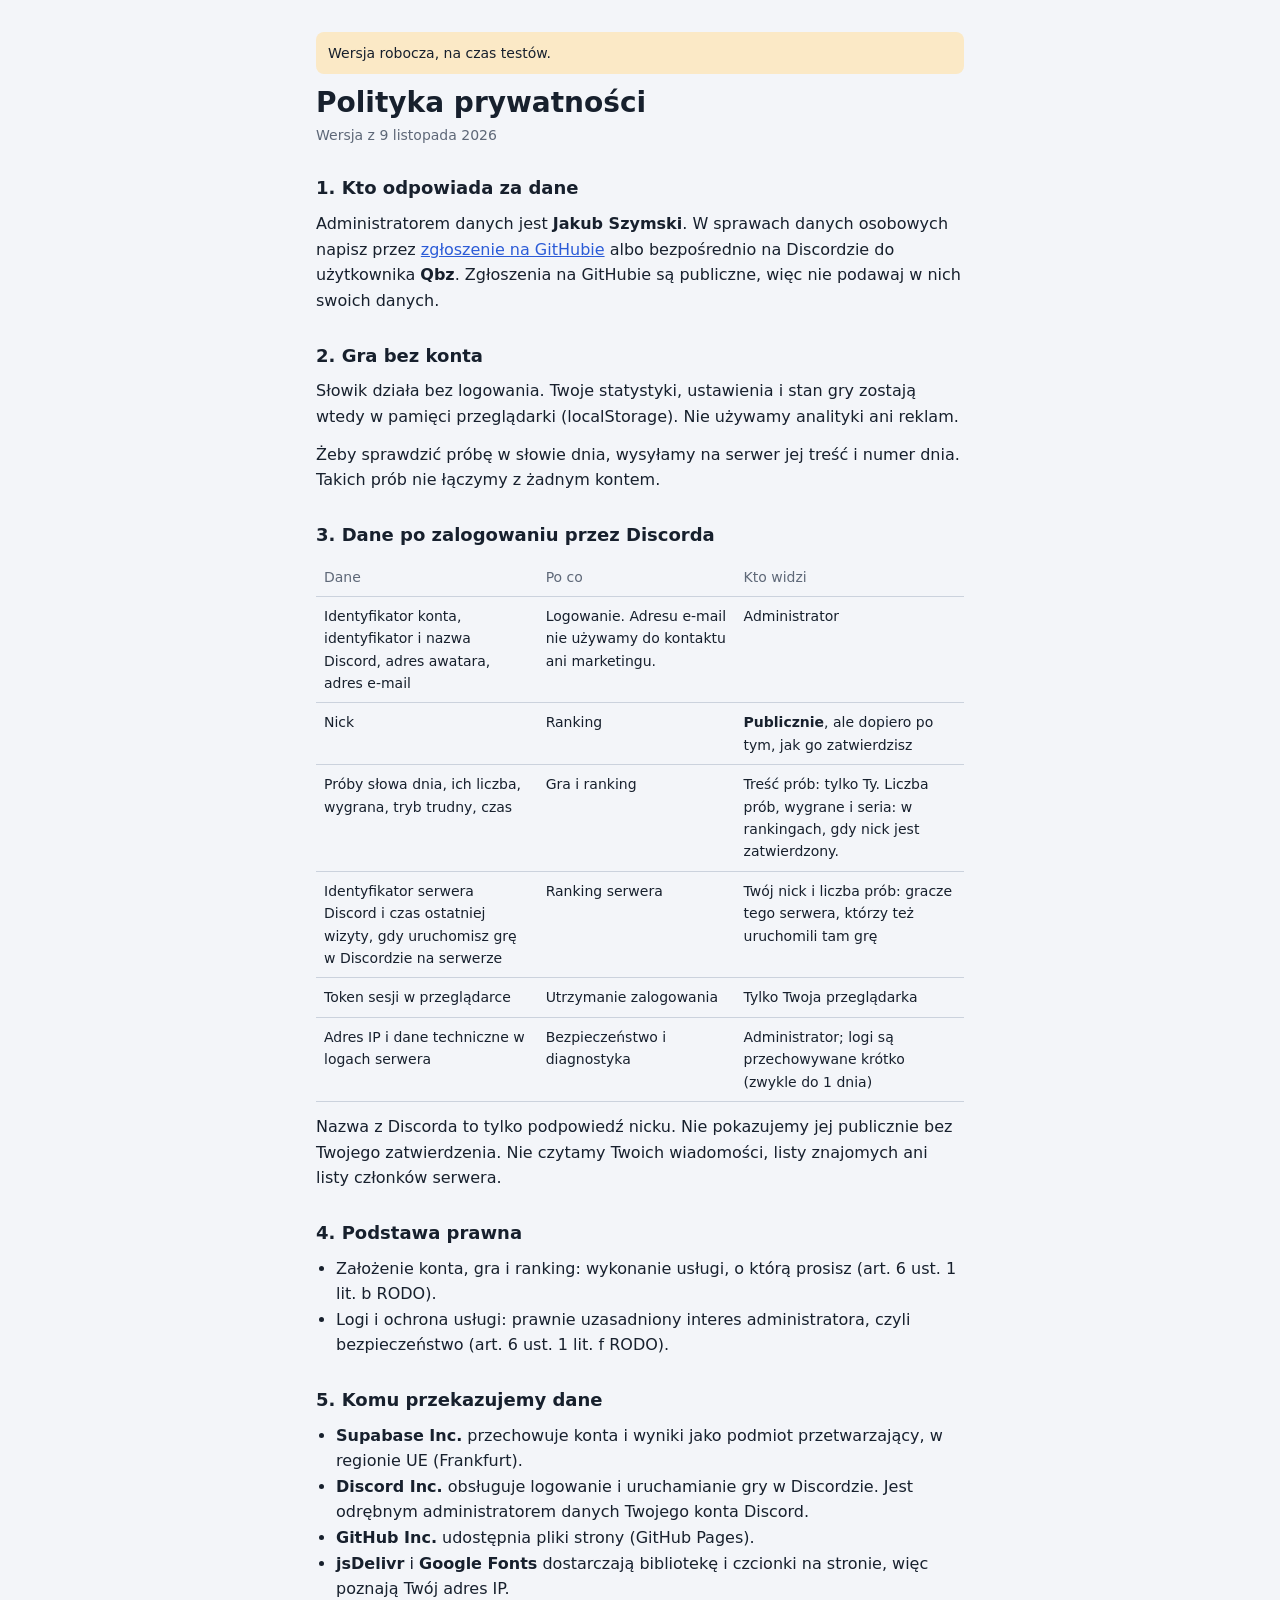
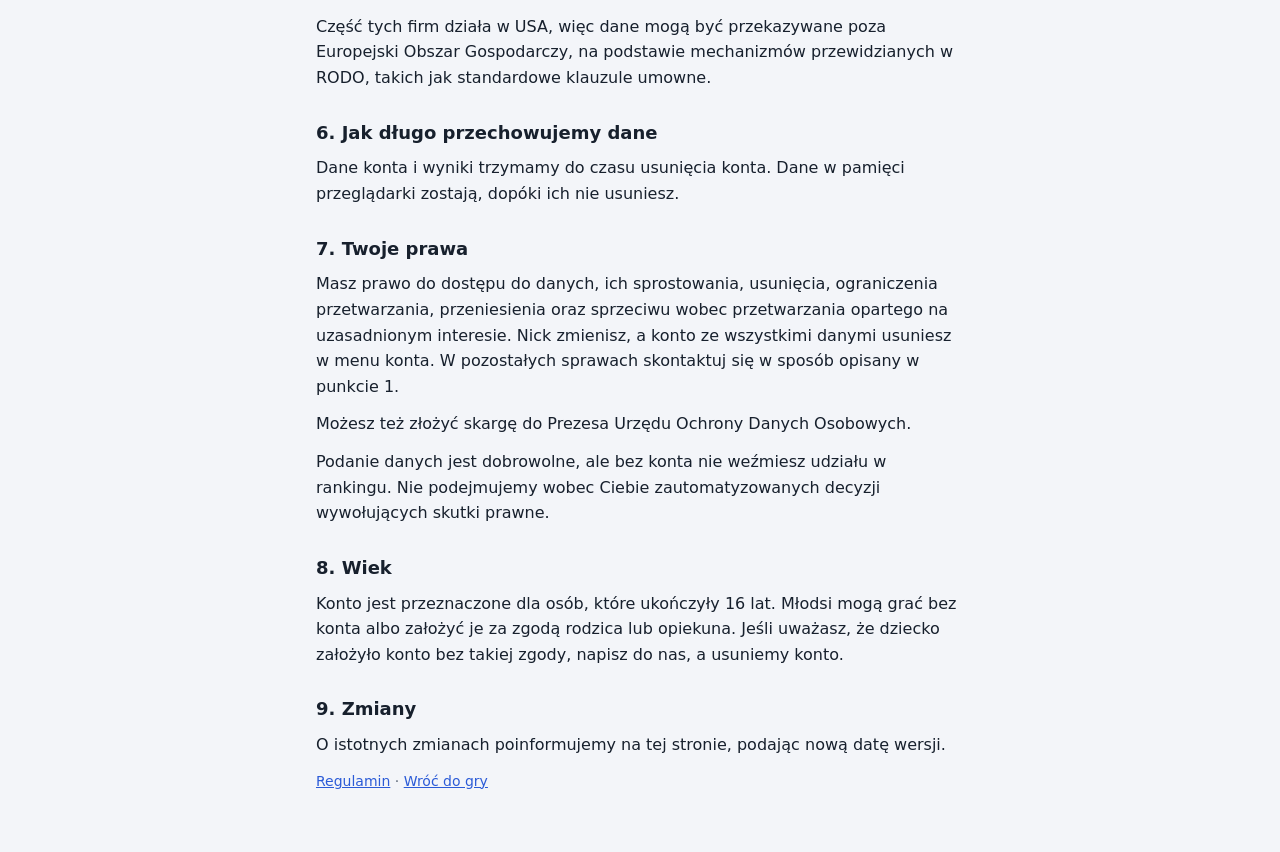
<file: polityka-prywatnosci.html>
<!doctype html>
<html lang="pl">
<head>
<meta charset="utf-8">
<meta name="viewport" content="width=device-width, initial-scale=1">
<meta name="robots" content="noindex">
<title>Słowik: polityka prywatności</title>
<link rel="stylesheet" href="dokumenty.css">
</head>
<body>
<main>
<p class="draft">Wersja robocza, na czas testów.</p>
<h1>Polityka prywatności</h1>
<p class="muted">Wersja z 9 listopada 2026</p>

<h2>1. Kto odpowiada za dane</h2>
<p>Administratorem danych jest <b>Jakub Szymski</b>. W sprawach danych osobowych napisz przez <a href="https://github.com/Qbzomatique/slowik/issues">zgłoszenie na GitHubie</a> albo bezpośrednio na Discordzie do użytkownika <b>Qbz</b>. Zgłoszenia na GitHubie są publiczne, więc nie podawaj w nich swoich danych.</p>

<h2>2. Gra bez konta</h2>
<p>Słowik działa bez logowania. Twoje statystyki, ustawienia i stan gry zostają wtedy w pamięci przeglądarki (localStorage). Nie używamy analityki ani reklam.</p>
<p>Żeby sprawdzić próbę w słowie dnia, wysyłamy na serwer jej treść i numer dnia. Takich prób nie łączymy z żadnym kontem.</p>

<h2>3. Dane po zalogowaniu przez Discorda</h2>
<table>
<thead><tr><th>Dane</th><th>Po co</th><th>Kto widzi</th></tr></thead>
<tbody>
<tr><td>Identyfikator konta, identyfikator i nazwa Discord, adres awatara, adres e-mail</td><td>Logowanie. Adresu e-mail nie używamy do kontaktu ani marketingu.</td><td>Administrator</td></tr>
<tr><td>Nick</td><td>Ranking</td><td><b>Publicznie</b>, ale dopiero po tym, jak go zatwierdzisz</td></tr>
<tr><td>Próby słowa dnia, ich liczba, wygrana, tryb trudny, czas</td><td>Gra i ranking</td><td>Treść prób: tylko Ty. Liczba prób, wygrane i seria: w rankingach, gdy nick jest zatwierdzony.</td></tr>
<tr><td>Identyfikator serwera Discord i czas ostatniej wizyty, gdy uruchomisz grę w Discordzie na serwerze</td><td>Ranking serwera</td><td>Twój nick i liczba prób: gracze tego serwera, którzy też uruchomili tam grę</td></tr>
<tr><td>Token sesji w przeglądarce</td><td>Utrzymanie zalogowania</td><td>Tylko Twoja przeglądarka</td></tr>
<tr><td>Adres IP i dane techniczne w logach serwera</td><td>Bezpieczeństwo i diagnostyka</td><td>Administrator; logi są przechowywane krótko (zwykle do 1 dnia)</td></tr>
</tbody>
</table>
<p>Nazwa z Discorda to tylko podpowiedź nicku. Nie pokazujemy jej publicznie bez Twojego zatwierdzenia. Nie czytamy Twoich wiadomości, listy znajomych ani listy członków serwera.</p>

<h2>4. Podstawa prawna</h2>
<ul>
<li>Założenie konta, gra i ranking: wykonanie usługi, o którą prosisz (art. 6 ust. 1 lit. b RODO).</li>
<li>Logi i ochrona usługi: prawnie uzasadniony interes administratora, czyli bezpieczeństwo (art. 6 ust. 1 lit. f RODO).</li>
</ul>

<h2>5. Komu przekazujemy dane</h2>
<ul>
<li><b>Supabase Inc.</b> przechowuje konta i wyniki jako podmiot przetwarzający, w regionie UE (Frankfurt).</li>
<li><b>Discord Inc.</b> obsługuje logowanie i uruchamianie gry w Discordzie. Jest odrębnym administratorem danych Twojego konta Discord.</li>
<li><b>GitHub Inc.</b> udostępnia pliki strony (GitHub Pages).</li>
<li><b>jsDelivr</b> i <b>Google Fonts</b> dostarczają bibliotekę i czcionki na stronie, więc poznają Twój adres IP.</li>
</ul>
<p>Część tych firm działa w USA, więc dane mogą być przekazywane poza Europejski Obszar Gospodarczy, na podstawie mechanizmów przewidzianych w RODO, takich jak standardowe klauzule umowne.</p>

<h2>6. Jak długo przechowujemy dane</h2>
<p>Dane konta i wyniki trzymamy do czasu usunięcia konta. Dane w pamięci przeglądarki zostają, dopóki ich nie usuniesz.</p>

<h2>7. Twoje prawa</h2>
<p>Masz prawo do dostępu do danych, ich sprostowania, usunięcia, ograniczenia przetwarzania, przeniesienia oraz sprzeciwu wobec przetwarzania opartego na uzasadnionym interesie. Nick zmienisz, a konto ze wszystkimi danymi usuniesz w menu konta. W pozostałych sprawach skontaktuj się w sposób opisany w punkcie 1.</p>
<p>Możesz też złożyć skargę do Prezesa Urzędu Ochrony Danych Osobowych.</p>
<p>Podanie danych jest dobrowolne, ale bez konta nie weźmiesz udziału w rankingu. Nie podejmujemy wobec Ciebie zautomatyzowanych decyzji wywołujących skutki prawne.</p>

<h2>8. Wiek</h2>
<p>Konto jest przeznaczone dla osób, które ukończyły 16 lat. Młodsi mogą grać bez konta albo założyć je za zgodą rodzica lub opiekuna. Jeśli uważasz, że dziecko założyło konto bez takiej zgody, napisz do nas, a usuniemy konto.</p>

<h2>9. Zmiany</h2>
<p>O istotnych zmianach poinformujemy na tej stronie, podając nową datę wersji.</p>

<p class="muted"><a href="regulamin.html">Regulamin</a> · <a href="./">Wróć do gry</a></p>
</main>
</body>
</html>
</file>
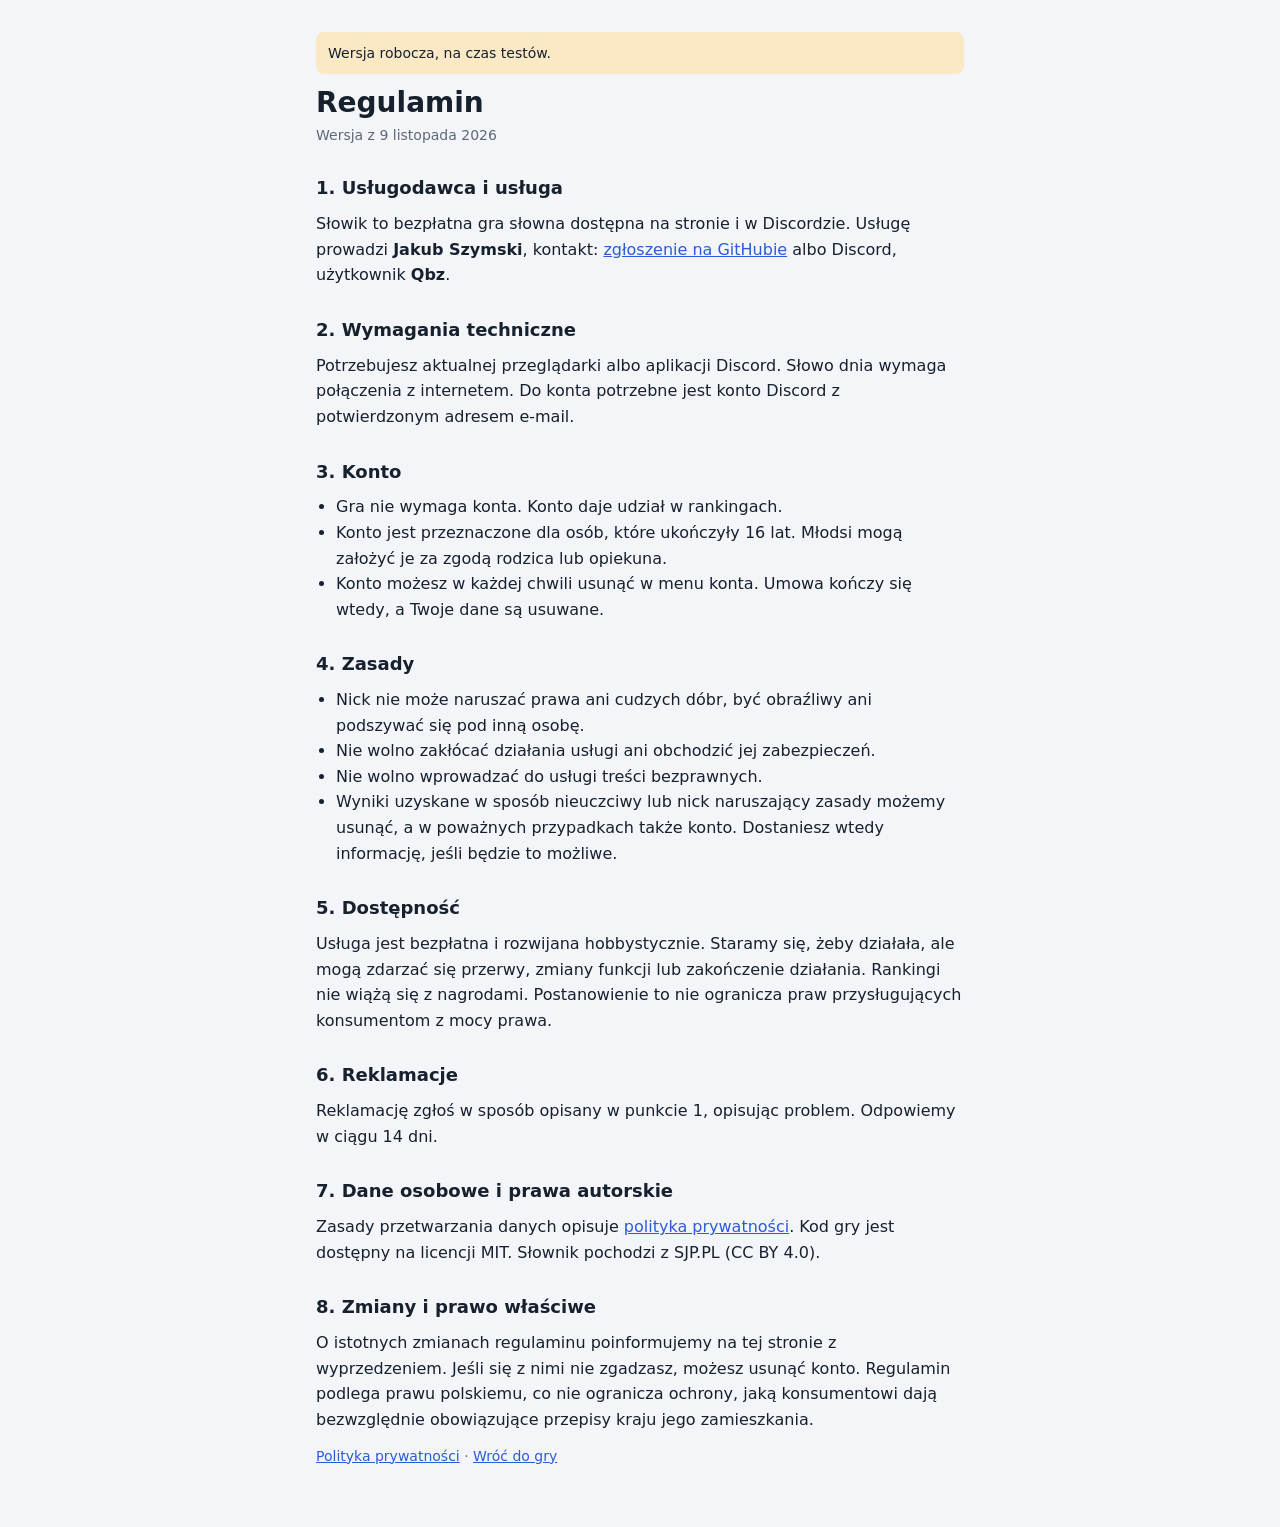
<file: regulamin.html>
<!doctype html>
<html lang="pl">
<head>
<meta charset="utf-8">
<meta name="viewport" content="width=device-width, initial-scale=1">
<meta name="robots" content="noindex">
<title>Słowik: regulamin</title>
<link rel="stylesheet" href="dokumenty.css">
</head>
<body>
<main>
<p class="draft">Wersja robocza, na czas testów.</p>
<h1>Regulamin</h1>
<p class="muted">Wersja z 9 listopada 2026</p>

<h2>1. Usługodawca i usługa</h2>
<p>Słowik to bezpłatna gra słowna dostępna na stronie i w Discordzie. Usługę prowadzi <b>Jakub Szymski</b>, kontakt: <a href="https://github.com/Qbzomatique/slowik/issues">zgłoszenie na GitHubie</a> albo Discord, użytkownik <b>Qbz</b>.</p>

<h2>2. Wymagania techniczne</h2>
<p>Potrzebujesz aktualnej przeglądarki albo aplikacji Discord. Słowo dnia wymaga połączenia z internetem. Do konta potrzebne jest konto Discord z potwierdzonym adresem e-mail.</p>

<h2>3. Konto</h2>
<ul>
<li>Gra nie wymaga konta. Konto daje udział w rankingach.</li>
<li>Konto jest przeznaczone dla osób, które ukończyły 16 lat. Młodsi mogą założyć je za zgodą rodzica lub opiekuna.</li>
<li>Konto możesz w każdej chwili usunąć w menu konta. Umowa kończy się wtedy, a Twoje dane są usuwane.</li>
</ul>

<h2>4. Zasady</h2>
<ul>
<li>Nick nie może naruszać prawa ani cudzych dóbr, być obraźliwy ani podszywać się pod inną osobę.</li>
<li>Nie wolno zakłócać działania usługi ani obchodzić jej zabezpieczeń.</li>
<li>Nie wolno wprowadzać do usługi treści bezprawnych.</li>
<li>Wyniki uzyskane w sposób nieuczciwy lub nick naruszający zasady możemy usunąć, a w poważnych przypadkach także konto. Dostaniesz wtedy informację, jeśli będzie to możliwe.</li>
</ul>

<h2>5. Dostępność</h2>
<p>Usługa jest bezpłatna i rozwijana hobbystycznie. Staramy się, żeby działała, ale mogą zdarzać się przerwy, zmiany funkcji lub zakończenie działania. Rankingi nie wiążą się z nagrodami. Postanowienie to nie ogranicza praw przysługujących konsumentom z mocy prawa.</p>

<h2>6. Reklamacje</h2>
<p>Reklamację zgłoś w sposób opisany w punkcie 1, opisując problem. Odpowiemy w ciągu 14 dni.</p>

<h2>7. Dane osobowe i prawa autorskie</h2>
<p>Zasady przetwarzania danych opisuje <a href="polityka-prywatnosci.html">polityka prywatności</a>. Kod gry jest dostępny na licencji MIT. Słownik pochodzi z SJP.PL (CC BY 4.0).</p>

<h2>8. Zmiany i prawo właściwe</h2>
<p>O istotnych zmianach regulaminu poinformujemy na tej stronie z wyprzedzeniem. Jeśli się z nimi nie zgadzasz, możesz usunąć konto. Regulamin podlega prawu polskiemu, co nie ogranicza ochrony, jaką konsumentowi dają bezwzględnie obowiązujące przepisy kraju jego zamieszkania.</p>

<p class="muted"><a href="polityka-prywatnosci.html">Polityka prywatności</a> · <a href="./">Wróć do gry</a></p>
</main>
</body>
</html>
</file>
<file: dokumenty.css>
/* Wspólny wygląd polityki prywatności i regulaminu; kolory jak w grze. */
:root{--bg:#F3F5F9;--surface:#FFFFFF;--fg:#17202D;--muted:#5E6878;--line:#CBD2DD;--accent:#2B5BD7;--draft:#FBE9C6}
@media (prefers-color-scheme:dark){:root{--bg:#0E131B;--surface:#171E29;--fg:#E7EBF1;--muted:#97A1B2;--line:#2E3847;--accent:#7EA2FF;--draft:#4A3A16;color-scheme:dark}}
*{box-sizing:border-box}
body{margin:0;background:var(--bg);color:var(--fg);font:16px/1.6 system-ui,-apple-system,"Segoe UI",sans-serif}
main{max-width:680px;margin:0 auto;padding:32px 16px 48px}
h1{font-size:28px;line-height:1.2;margin:0 0 4px}
h2{font-size:18px;margin:28px 0 8px}
p,ul{margin:0 0 12px}
ul{padding-left:20px}
a{color:var(--accent)}
.muted{color:var(--muted);font-size:14px}
.draft{background:var(--draft);padding:10px 12px;border-radius:8px;font-size:14px}
table{width:100%;border-collapse:collapse;font-size:14px;margin:0 0 12px;display:block;overflow-x:auto}
th,td{text-align:left;vertical-align:top;padding:8px;border-bottom:1px solid var(--line)}
th{color:var(--muted);font-weight:500}
</file>
